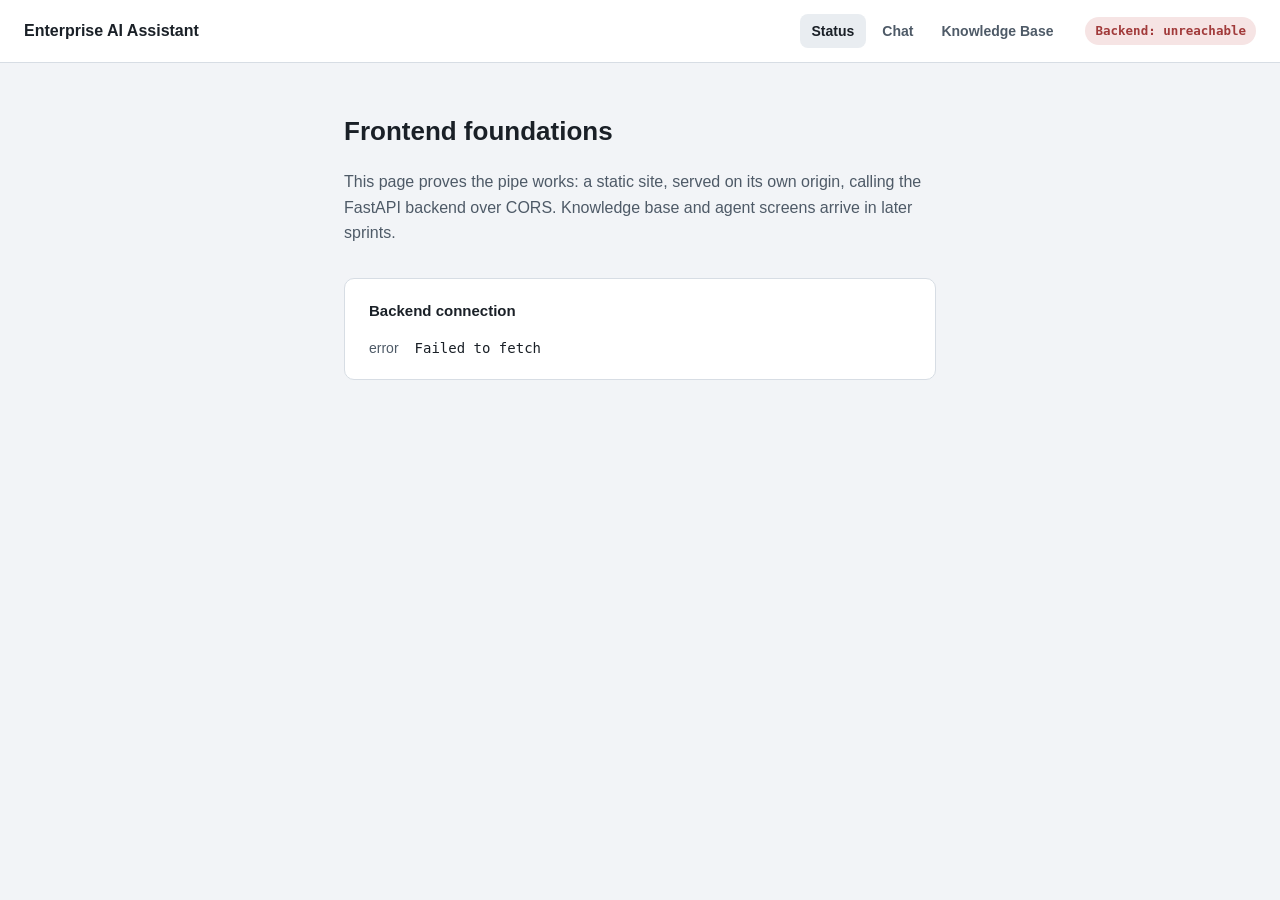
<file: frontend/index.html>
<!doctype html>
<html lang="en">
<head>
  <meta charset="UTF-8" />
  <meta name="viewport" content="width=device-width, initial-scale=1.0" />
  <title>Enterprise AI Assistant</title>
  <link rel="stylesheet" href="css/styles.css" />
</head>
<body>
  <header class="topbar">
    <span class="topbar-title">Enterprise AI Assistant</span>
    <div class="topbar-right">
      <nav class="topbar-nav">
        <a href="index.html" class="topbar-link topbar-link-active">Status</a>
        <a href="chat.html" class="topbar-link">Chat</a>
        <a href="kb.html" class="topbar-link">Knowledge Base</a>
      </nav>
      <span id="backend-status" class="status status-pending">Checking backend&hellip;</span>
    </div>
  </header>

  <main class="page">
    <h1>Frontend foundations</h1>
    <p>
      This page proves the pipe works: a static site, served on its own
      origin, calling the FastAPI backend over CORS. Knowledge base and
      agent screens arrive in later sprints.
    </p>

    <section class="card">
      <h2>Backend connection</h2>
      <dl id="health-details" class="details"></dl>
    </section>
  </main>

  <script type="module" src="js/main.js"></script>
</body>
</html>
</file>
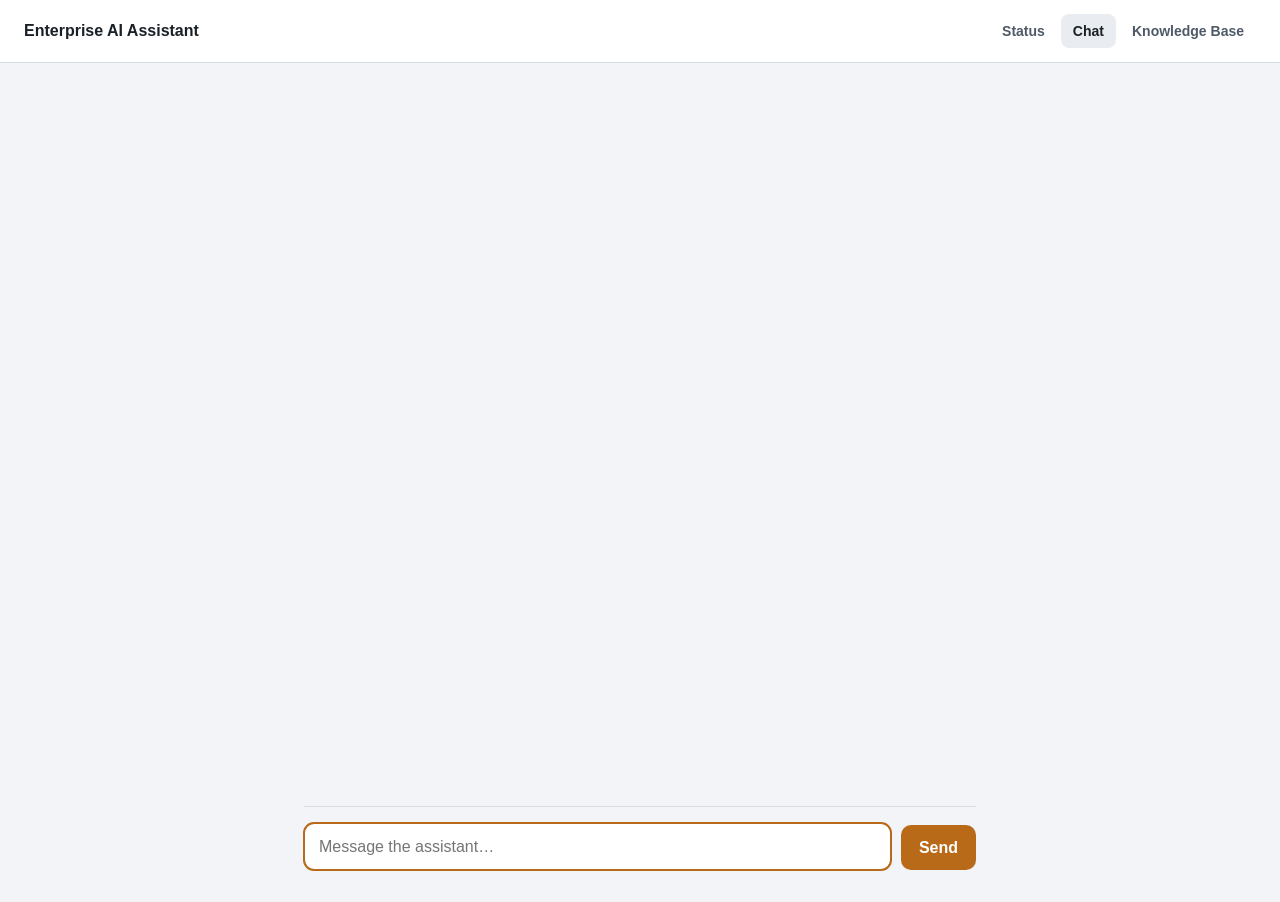
<file: frontend/chat.html>
<!doctype html>
<html lang="en">
<head>
  <meta charset="UTF-8" />
  <meta name="viewport" content="width=device-width, initial-scale=1.0" />
  <title>Chat — Enterprise AI Assistant</title>
  <link rel="stylesheet" href="css/styles.css" />
</head>
<body>
  <header class="topbar">
    <span class="topbar-title">Enterprise AI Assistant</span>
    <div class="topbar-right">
      <nav class="topbar-nav">
        <a href="index.html" class="topbar-link">Status</a>
        <a href="chat.html" class="topbar-link topbar-link-active">Chat</a>
        <a href="kb.html" class="topbar-link">Knowledge Base</a>
      </nav>
    </div>
  </header>

  <main class="chat-page">
    <div id="chat-messages" class="chat-messages"></div>

    <form id="chat-form" class="chat-input-row">
      <textarea
        id="chat-input"
        class="chat-input"
        placeholder="Message the assistant…"
        rows="1"
        autofocus
      ></textarea>
      <button id="chat-send" type="submit" class="chat-send">Send</button>
    </form>
  </main>

  <script type="module" src="js/chat.js"></script>
</body>
</html>
</file>
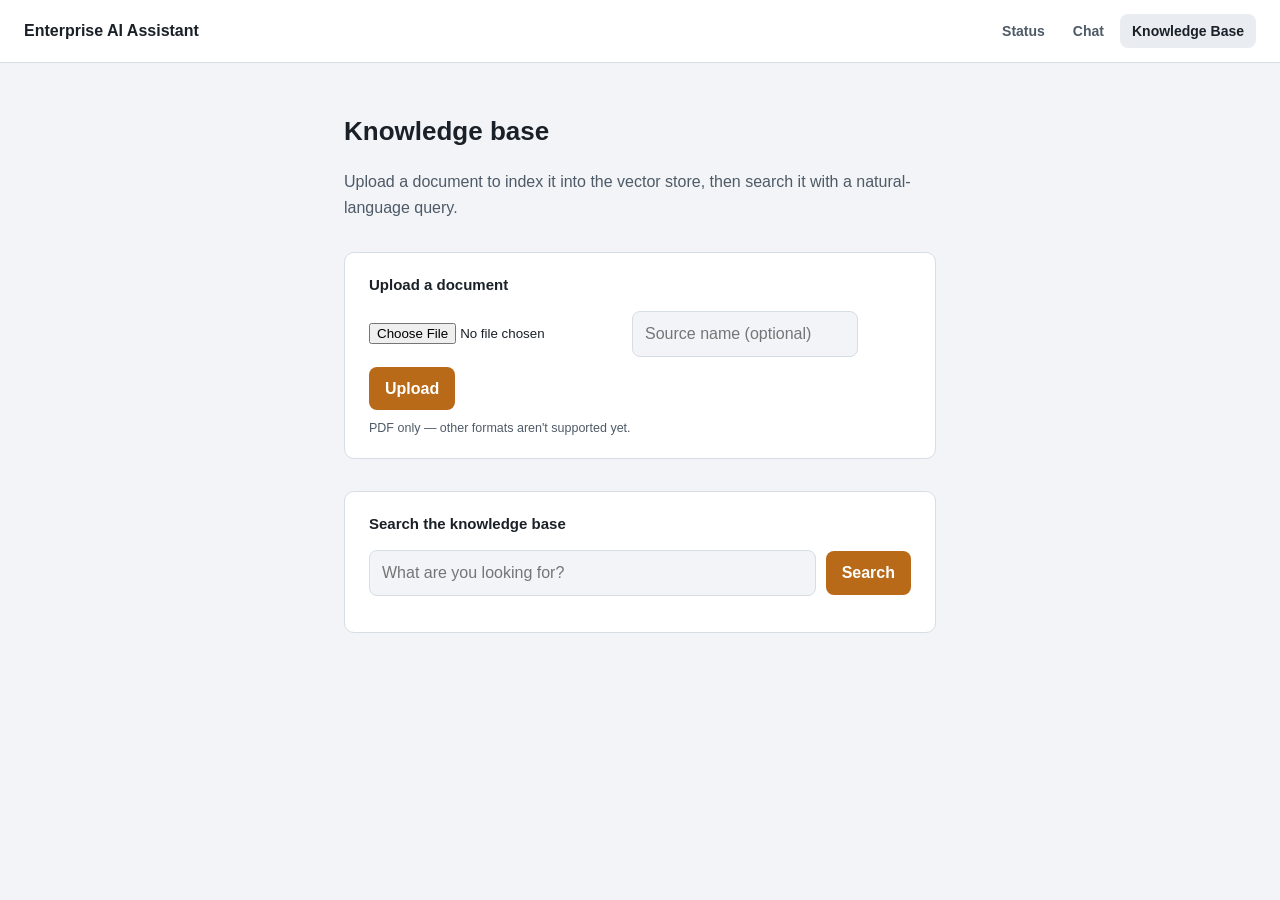
<file: frontend/kb.html>
<!doctype html>
<html lang="en">
<head>
  <meta charset="UTF-8" />
  <meta name="viewport" content="width=device-width, initial-scale=1.0" />
  <title>Knowledge Base — Enterprise AI Assistant</title>
  <link rel="stylesheet" href="css/styles.css" />
</head>
<body>
  <header class="topbar">
    <span class="topbar-title">Enterprise AI Assistant</span>
    <div class="topbar-right">
      <nav class="topbar-nav">
        <a href="index.html" class="topbar-link">Status</a>
        <a href="chat.html" class="topbar-link">Chat</a>
        <a href="kb.html" class="topbar-link topbar-link-active">Knowledge Base</a>
      </nav>
    </div>
  </header>

  <main class="page">
    <h1>Knowledge base</h1>
    <p>
      Upload a document to index it into the vector store, then search it
      with a natural-language query.
    </p>

    <section class="card">
      <h2>Upload a document</h2>
      <form id="upload-form" class="kb-form">
        <input type="file" id="upload-file" name="file" accept=".pdf" required />
        <input
          type="text"
          id="upload-source"
          class="kb-text-input"
          placeholder="Source name (optional)"
        />
        <button type="submit" class="kb-submit">Upload</button>
      </form>
      <p class="kb-hint">PDF only — other formats aren't supported yet.</p>
      <div id="upload-result"></div>
    </section>

    <section class="card">
      <h2>Search the knowledge base</h2>
      <form id="search-form" class="kb-form">
        <input
          type="text"
          id="search-query"
          class="kb-text-input kb-text-input-grow"
          placeholder="What are you looking for?"
          required
        />
        <button type="submit" class="kb-submit">Search</button>
      </form>
      <div id="search-results" class="kb-results"></div>
    </section>
  </main>

  <script type="module" src="js/kb.js"></script>
</body>
</html>
</file>
<file: frontend/css/styles.css>
:root {
  --ink: #1a2027;
  --ink-muted: #4e5a67;
  --bg: #f2f4f7;
  --surface: #ffffff;
  --border: #d7dde4;
  --accent: #b96a18;
  --ok: #2f7a4e;
  --ok-bg: #e1efe6;
  --error: #a13a3a;
  --error-bg: #f6e4e4;
  --pending: #7c8896;
  --pending-bg: #e9edf1;
}

* {
  box-sizing: border-box;
}

body {
  margin: 0;
  background: var(--bg);
  color: var(--ink);
  font-family: -apple-system, BlinkMacSystemFont, "Segoe UI", Roboto, Helvetica, Arial, sans-serif;
  line-height: 1.6;
}

.topbar {
  display: flex;
  align-items: center;
  justify-content: space-between;
  padding: 14px 24px;
  background: var(--surface);
  border-bottom: 1px solid var(--border);
}

.topbar-title {
  font-weight: 700;
  font-size: 16px;
}

.topbar-right {
  display: flex;
  align-items: center;
  gap: 20px;
}

.topbar-nav {
  display: flex;
  gap: 4px;
}

.topbar-link {
  color: var(--ink-muted);
  text-decoration: none;
  font-size: 14px;
  font-weight: 600;
  padding: 6px 12px;
  border-radius: 8px;
}

.topbar-link:hover {
  background: var(--pending-bg);
}

.topbar-link-active {
  color: var(--ink);
  background: var(--pending-bg);
}

.status {
  font-family: ui-monospace, "SF Mono", Menlo, Consolas, monospace;
  font-size: 12.5px;
  padding: 4px 10px;
  border-radius: 100px;
  font-weight: 600;
}

.status-pending {
  color: var(--pending);
  background: var(--pending-bg);
}

.status-ok {
  color: var(--ok);
  background: var(--ok-bg);
}

.status-error {
  color: var(--error);
  background: var(--error-bg);
}

.page {
  max-width: 640px;
  margin: 0 auto;
  padding: 48px 24px 80px;
}

h1 {
  font-size: 26px;
  margin: 0 0 12px;
}

p {
  color: var(--ink-muted);
}

.card {
  margin-top: 32px;
  background: var(--surface);
  border: 1px solid var(--border);
  border-radius: 10px;
  padding: 20px 24px;
}

.card h2 {
  font-size: 15px;
  margin: 0 0 14px;
}

.details {
  margin: 0;
  display: grid;
  grid-template-columns: max-content 1fr;
  gap: 6px 16px;
  font-size: 14px;
}

.details dt {
  color: var(--ink-muted);
}

.details dd {
  margin: 0;
  font-family: ui-monospace, "SF Mono", Menlo, Consolas, monospace;
}

.chat-page {
  max-width: 720px;
  margin: 0 auto;
  padding: 24px 24px 32px;
  height: calc(100vh - 61px);
  display: flex;
  flex-direction: column;
}

.chat-messages {
  flex: 1;
  overflow-y: auto;
  display: flex;
  flex-direction: column;
  gap: 12px;
  padding: 8px 4px 16px;
}

.chat-bubble {
  max-width: 75%;
  padding: 10px 14px;
  border-radius: 14px;
  font-size: 15px;
  line-height: 1.5;
  white-space: pre-wrap;
  word-wrap: break-word;
}

.chat-bubble-user {
  align-self: flex-end;
  background: var(--accent);
  color: #fff;
  border-bottom-right-radius: 4px;
}

.chat-bubble-assistant {
  align-self: flex-start;
  background: var(--surface);
  border: 1px solid var(--border);
  color: var(--ink);
  border-bottom-left-radius: 4px;
}

.chat-bubble-pending::after {
  content: "…";
  color: var(--ink-muted);
}

.chat-bubble-error {
  border-color: var(--error);
  color: var(--error);
  background: var(--error-bg);
}

.chat-input-row {
  display: flex;
  gap: 10px;
  align-items: flex-end;
  border-top: 1px solid var(--border);
  padding-top: 16px;
}

.chat-input {
  flex: 1;
  resize: none;
  font: inherit;
  color: var(--ink);
  background: var(--surface);
  border: 1px solid var(--border);
  border-radius: 10px;
  padding: 10px 14px;
  max-height: 160px;
}

.chat-input:focus {
  outline: 2px solid var(--accent);
  outline-offset: -1px;
}

.chat-input:disabled {
  opacity: 0.6;
}

.chat-send {
  font: inherit;
  font-weight: 600;
  color: #fff;
  background: var(--accent);
  border: none;
  border-radius: 10px;
  padding: 10px 18px;
  cursor: pointer;
}

.chat-send:disabled {
  opacity: 0.6;
  cursor: default;
}

.kb-form {
  display: flex;
  gap: 10px;
  flex-wrap: wrap;
  align-items: center;
}

.kb-text-input {
  font: inherit;
  color: var(--ink);
  background: var(--bg);
  border: 1px solid var(--border);
  border-radius: 8px;
  padding: 9px 12px;
}

.kb-text-input-grow {
  flex: 1;
  min-width: 200px;
}

.kb-submit {
  font: inherit;
  font-weight: 600;
  color: #fff;
  background: var(--accent);
  border: none;
  border-radius: 8px;
  padding: 9px 16px;
  cursor: pointer;
}

.kb-submit:disabled {
  opacity: 0.6;
  cursor: default;
}

.kb-hint {
  margin: 8px 0 0;
  font-size: 12.5px;
  color: var(--ink-muted);
}

.kb-notice {
  margin-top: 14px;
  font-size: 14px;
}

.kb-notice-pending {
  color: var(--pending);
}

.kb-notice-ok {
  color: var(--ok);
}

.kb-notice-error {
  color: var(--error);
}

.kb-results {
  margin-top: 16px;
  display: flex;
  flex-direction: column;
  gap: 12px;
}

.kb-result {
  border: 1px solid var(--border);
  border-radius: 8px;
  padding: 12px 14px;
  background: var(--bg);
}

.kb-result-meta {
  display: flex;
  justify-content: space-between;
  align-items: center;
  font-family: ui-monospace, "SF Mono", Menlo, Consolas, monospace;
  font-size: 12px;
  color: var(--ink-muted);
  margin-bottom: 8px;
}

.kb-result-source {
  font-weight: 600;
}

.kb-result-content {
  margin: 0;
  font-size: 14px;
  line-height: 1.5;
  white-space: pre-wrap;
}
</file>
